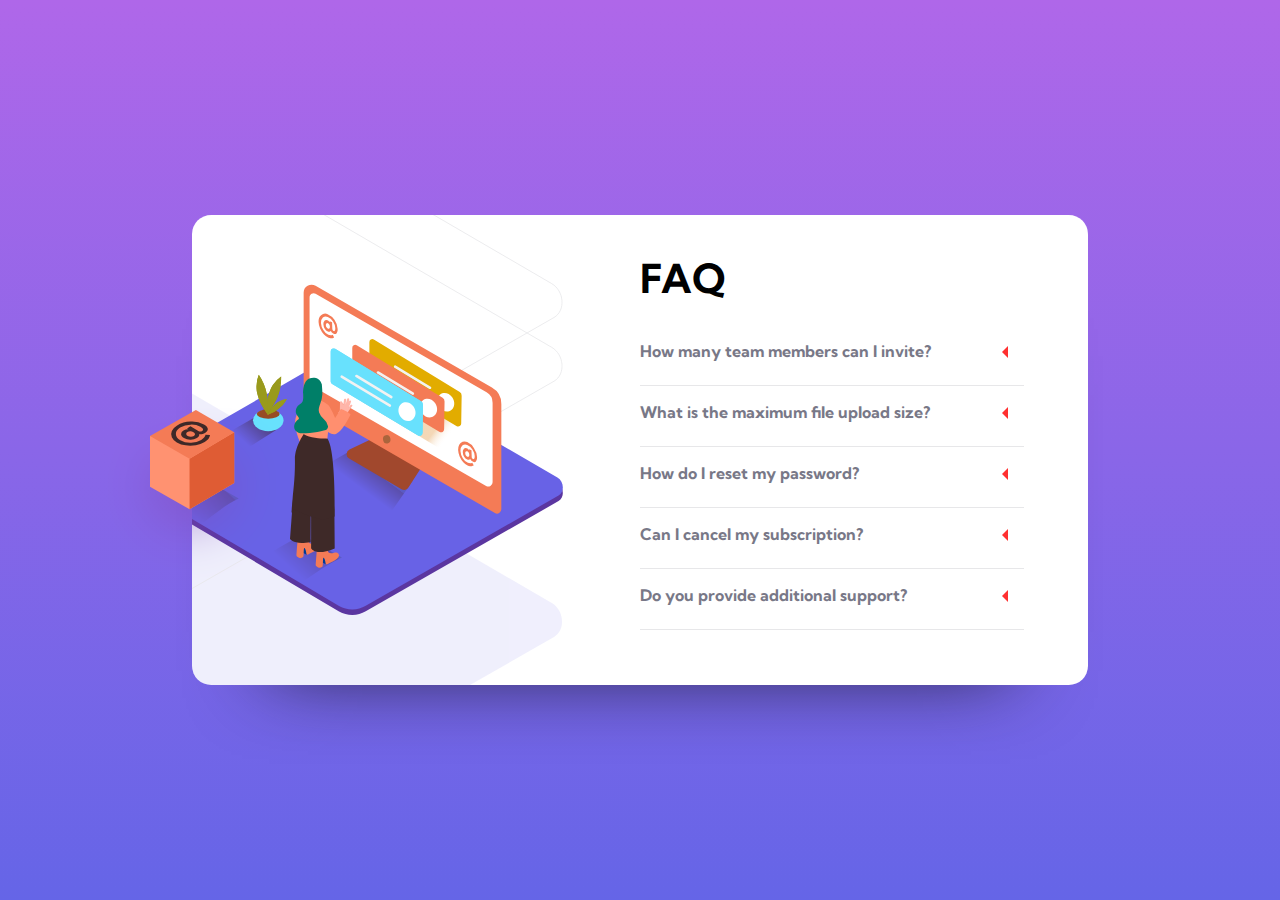
<file: index.html>
<!DOCTYPE html>
<html lang="en">

<head>
  <meta charset="UTF-8">
  <meta name="viewport" content="width=device-width, initial-scale=1.0">
  <link rel="icon" type="image/png" sizes="32x32" href="./images/favicon-32x32.png">
  <link rel="stylesheet" href="style.css">
  <link rel="preconnect" href="https://fonts.googleapis.com">
  <link rel="preconnect" href="https://fonts.gstatic.com" crossorigin>
  <link href="https://fonts.googleapis.com/css2?family=Kumbh+Sans:wght@400;700&display=swap" rel="stylesheet">
  <title>Frontend Mentor | FAQ Accordion Card</title>
</head>

<body>
  <div class="pagewrap">
    <main>
      <div class="box-desktop"></div>
      <div class="upper-part">
        <img class="upper-img" src="./images/illustration-woman-online-mobile.svg" alt="illustration">
      </div>
      <div class="text-container">
        <h1>FAQ</h1>
        <div class="faq">
          <input type="checkbox" id="faq-1">
          <h4><label for="faq-1">How many team members can I invite?</label></h4>
          <p class="answer">You can invite up to 2 additional users on the Free plan. There is no limit on team members
            for the Premium plan.</p>
        </div>

        <div class="faq">
          <input type="checkbox" id="faq-2">
          <h4><label for="faq-2">What is the maximum file upload size?</label></h4>
          <p class="answer">No more than 2GB. All files in your account must fit your allotted storage space.</p>
        </div>

        <div class="faq">
          <input type="checkbox" id="faq-3">
          <h4><label for="faq-3">How do I reset my password?</label></h4>
          <p class="answer">Click “Forgot password” from the login page or “Change password” from your profile page. A
            reset link will be emailed to you.</p>
        </div>

        <div class="faq">
          <input type="checkbox" id="faq-4">
          <h4><label for="faq-4">Can I cancel my subscription?</label></h4>
          <p class="answer">Yes! Send us a message and we'll process your request no questions asked.</p>
        </div>

        <div class="faq">
          <input type="checkbox" id="faq-5">
          <h4><label for="faq-5">Do you provide additional support?</label></h4>
          <p class="answer">Chat and email support is available 24/7. Phone lines are open during normal business hours.
          </p>
        </div>
      </div>
    </main>
  </div>
</body>

</html>
</file>
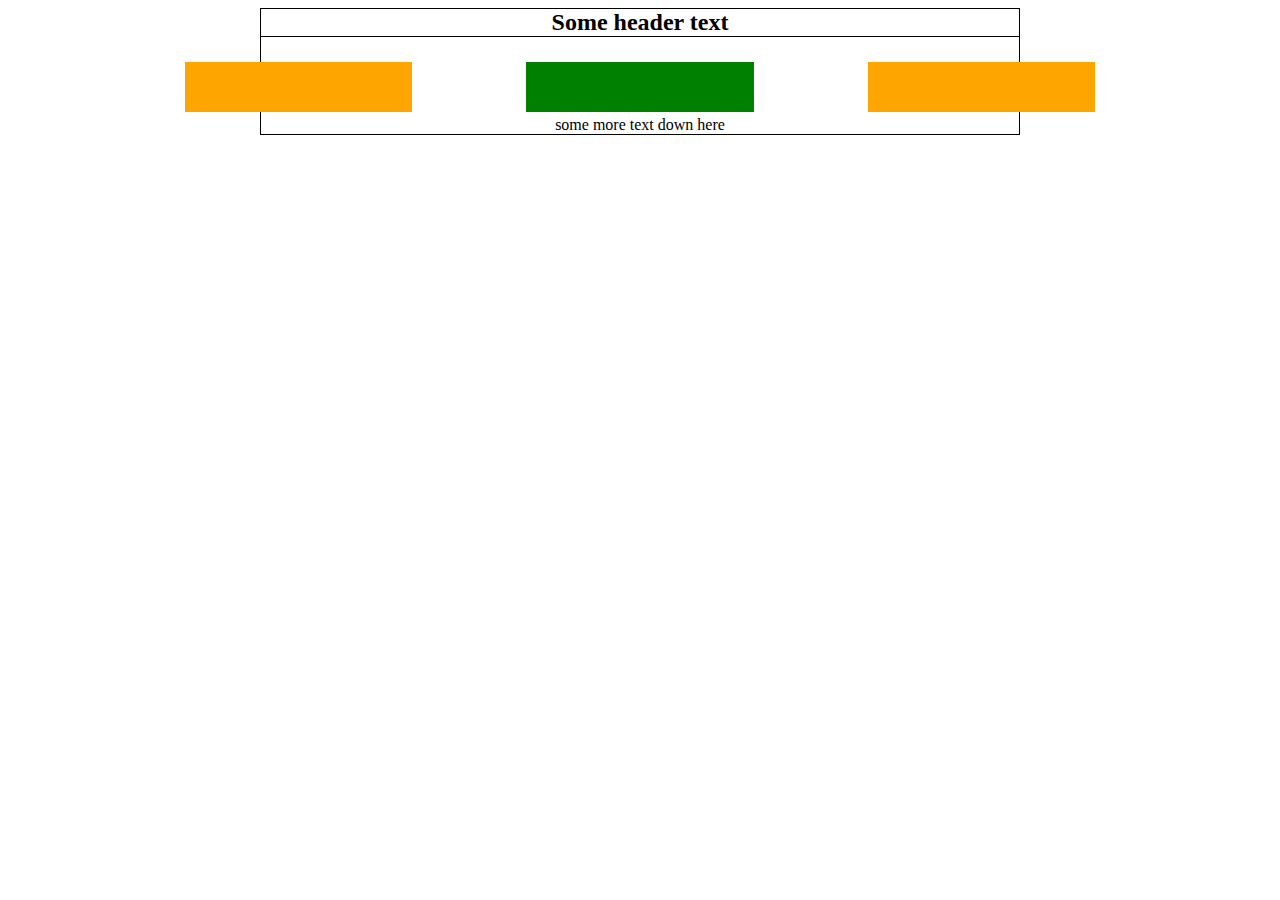
<file: test.html>
<!DOCTYPE html>
<html lang="en">
<head>
    <meta charset="UTF-8">
    <meta http-equiv="X-UA-Compatible" content="IE=edge">
    <meta name="viewport" content="width=device-width, initial-scale=1.0">
    <link rel="stylesheet" href="test.css">
    <title>Document</title>
</head>
<body>
    <h2>Some header text</h2>
<div class="grid-12 region region-content center" id="region-content">
  <div class="container-12">
    <div class="pricing-main-background">
      <div class="grid-4 plan-box-orange">
      </div>
      <div class="grid-4 plan-box-green">
      </div>
      <div class="grid-4 plan-box-orange">   
      </div>
    <div class="pricing-subtext">
      some more text down here            
    </div>
  </div>
 </div>
</div>
</body>
</html>
</file>
<file: style.css>
* {
    box-sizing: border-box;
    margin: 0;
    padding: 0;
    font-family: 'Kumbh Sans', sans-serif;
}

img {
    display: block;
}

body {
    background: rgb(101, 101, 231);
}

.pagewrap {
    position: absolute;
    width: 100%;
    height: 100%;
    align-items: start;
    display: flex;
    justify-content: center;
    background: linear-gradient(0deg, rgba(101, 101, 231, 1) 0%, rgba(175, 103, 233, 1) 100%);
}

main {
    margin-top: 35vw;
    background-color: white;
    background-image: url("./images/bg-pattern-mobile.svg");
    background-position: top;
    background-repeat: no-repeat;
    background-size: 60vw;
    border-radius: 6vw;
    display: flex;
    flex-direction: column;
    align-items: center;
    justify-content: flex-start;
    width: 85vw;
    padding: 5vw;
    box-shadow: 0vw 5vw 6vw -6vw #1d1e35;
}

.upper-part {
    position: relative;
    width: 60vw;
    top: -32vw;
    display: block;
    margin-bottom: -18vw;
}

h1 {
    font-weight: 700;
    font-size: 2.4rem;
    margin-bottom: 6vw;
    text-align: center;
}

.faq {
    position: relative;
    border-bottom: 1px solid #e7e7e9;
    margin-bottom: 1.5rem;
}

.answer {
    max-height: 0;
    font-size: 14px;
    overflow: hidden;
    padding-left: 3vw;
    padding-right: 9vw;
    transition: max-height 0.5s ease;
    margin-bottom: 1.2rem;
    color: #787887;
}

input[type="checkbox"] {
    position: absolute;
    top: 0;
    left: 0;
    width: 100%;
    height: 100%;
    opacity: 0;
}

h4 {
    text-align: left;
    margin-bottom: 0.5rem;
    color: #787887;
    transition: color 0.5s ease;
}

label {
    cursor: pointer;
}

label {
    position: relative;
    display: block;
    padding-right: 2rem;
}

label::before {
    content: "";
    position: absolute;
    width: 0;
    height: 0;
    top: 50%;
    right: 1rem;
    border-right: 6px solid #ff3030;
    border-top: 6px solid transparent;
    border-bottom: 6px solid transparent;
    margin-top: -0.3rem;
}

input[type="checkbox"]:checked~h4 label::before {
    border-left: 6px solid transparent;
    border-top: 6px solid #ff3030;
    border-right: 6px solid transparent;
    margin-top: -0.3rem;
}


input[type="checkbox"]:checked~h4~p {
    max-height: 280px;
}

input[type="checkbox"]:checked~h4 {
    color: #4a4b5e;
}


@media (min-width: 600px) {
    h1 {
        text-align: left;
        font-size: 2.5rem;
        margin-bottom: 3vw;
    }

    main {
        margin: auto;
        flex-direction: row;
        justify-content: space-between;
        background-image: url("./images/bg-pattern-desktop.svg");
        background-position: left;
        background-size: 64vw;
        background-position: -35vw;
        width: 70vw;
        border-radius: 1.5vw;
        padding: 3vw 5vw 3vw 5vw;
        overflow: hidden;
    }

    .upper-part {
        position: relative;
        width: 50%;
        top: 0;
        margin-bottom: 0;
    }

    .upper-img {
        position: relative;
        content: url("./images/illustration-woman-online-desktop.svg");
        left: -10vw;
        width: 34vw;
    }

    .text-container {
        width: 50%;
    }

    .box-desktop {
        content: url("./images/illustration-box-desktop.svg");
        position: absolute;
        align-items: center;
        left: 8vw;
        width: 14vw;
        padding-top: 7vw;
        z-index: 1;
    }

    .answer {
        padding-left: 1vw;
        padding-right: 4vw;
        margin-bottom: 1rem;
    }

    .faq {
        margin-bottom: 1rem;
    }
}
</file>
<file: test.css>
h2
{
    width:60%;
    border:1px solid black;
    border-bottom:0;
    margin:0 auto;
    text-align:center;
}
.grid-12
{
    width:60%;
    border:1px solid black;
    margin:0 auto;
    text-align:center;
}
.pricing-main-background {position:relative;}
.plan-box-orange {background:orange;}
.plan-box-green {background:green;}
.grid-4
{
    display:inline-block;
    width:30%;
    height:50px;
    margin-top:25px;
}
.grid-4:nth-of-type(1)
{
    position:absolute;
    left:-10%;
}
.grid-4:nth-of-type(3)
{
    position:absolute;
    right:-10%;
}
</file>
